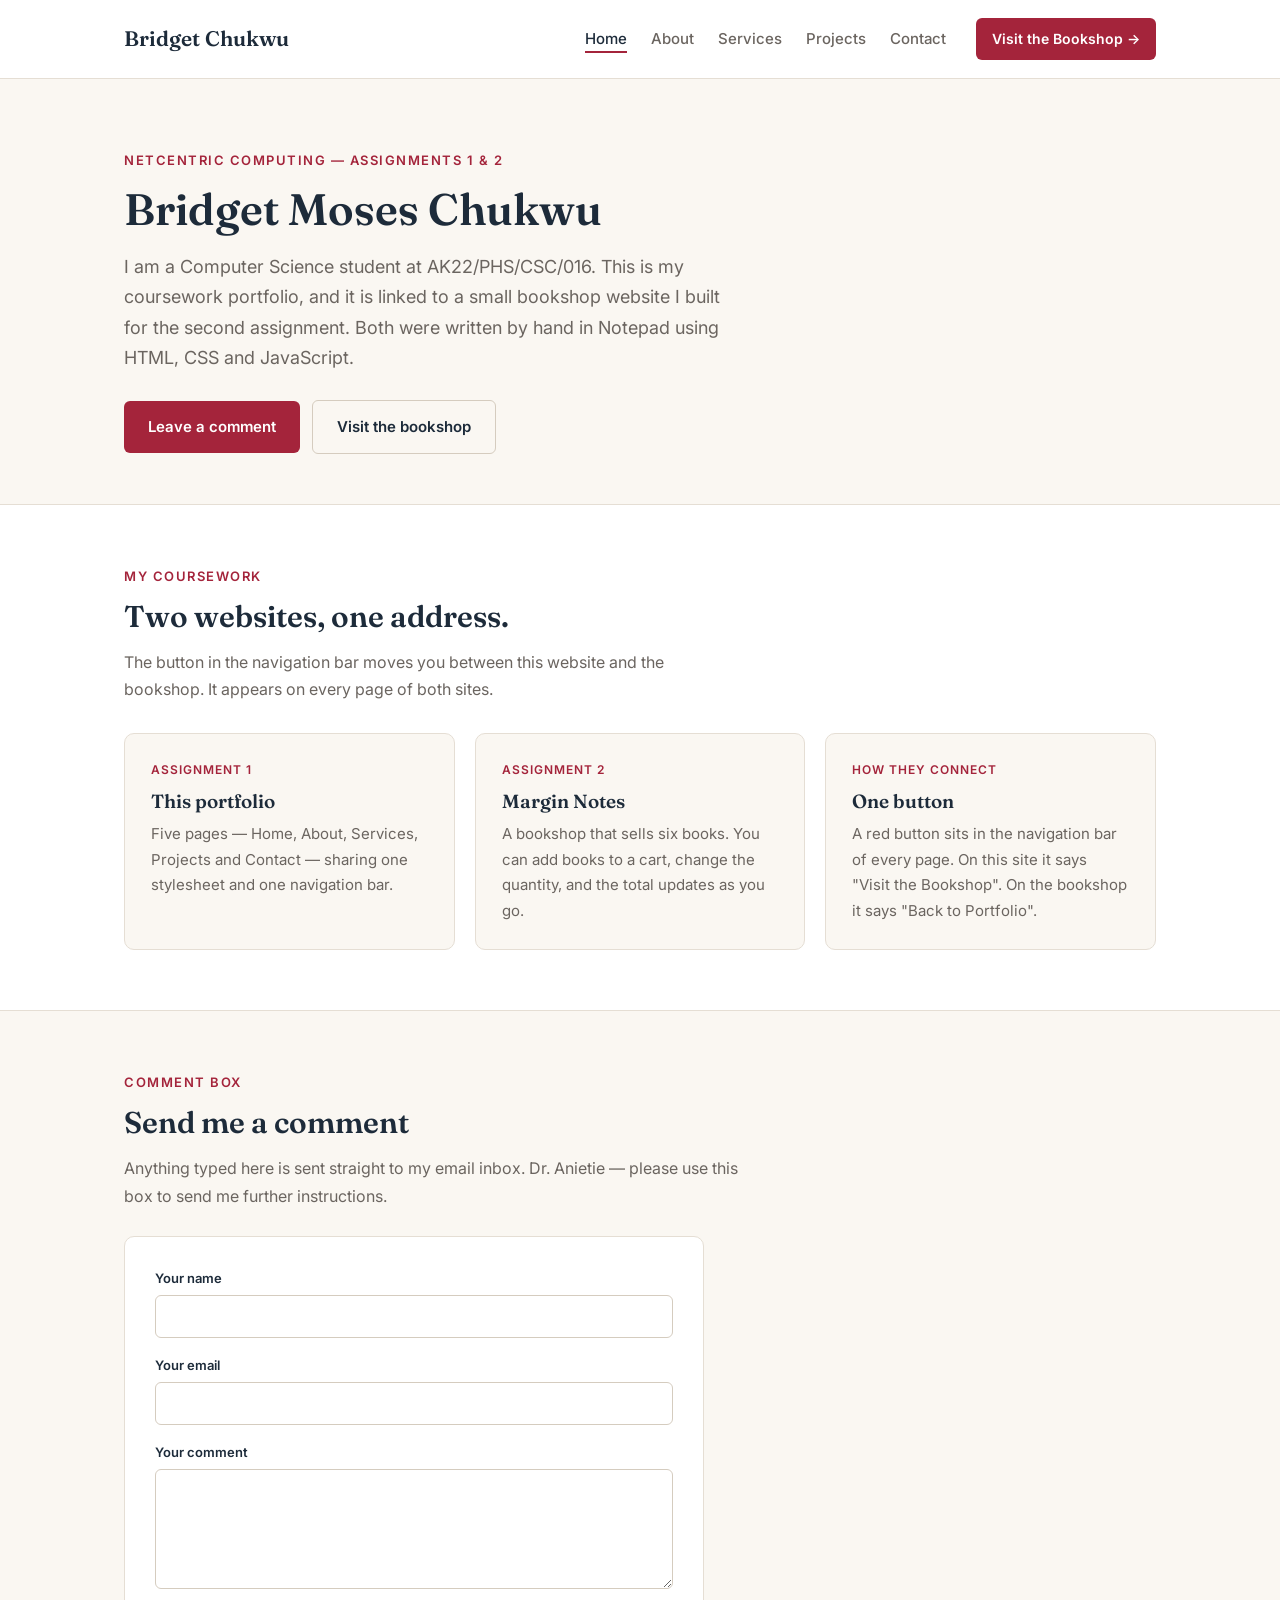
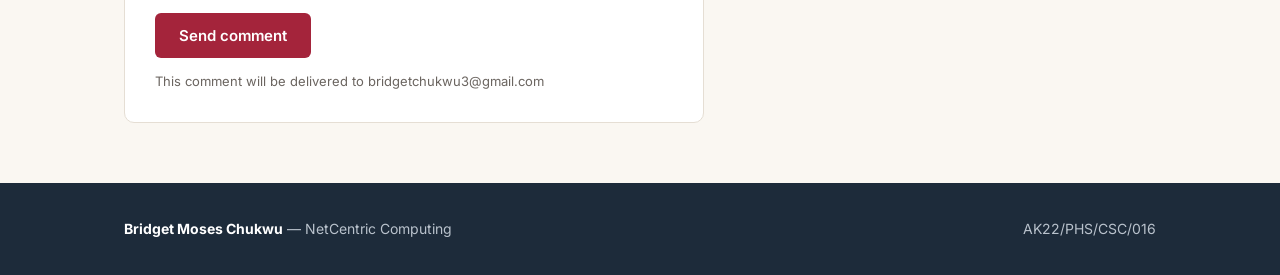
<file: index.html>
<!DOCTYPE html>
<html lang="en">
<head>
  <meta charset="UTF-8">
  <meta name="viewport" content="width=device-width, initial-scale=1.0">
  <title>Bridget Moses Chukwu — Home</title>
  <link rel="stylesheet" href="style.css">
</head>
<body>

  <!-- Navigation bar. The red button on the right switches to the store. -->
  <div class="navbar">
    <div class="container">
      <a href="index.html" class="logo">Bridget Chukwu</a>
      <ul class="menu">
        <li><a href="index.html" class="active">Home</a></li>
        <li><a href="about.html">About</a></li>
        <li><a href="services.html">Services</a></li>
        <li><a href="projects.html">Projects</a></li>
        <li><a href="contact.html">Contact</a></li>
      </ul>
      <a href="store/index.html" class="switch-btn">Visit the Bookshop &rarr;</a>
    </div>
  </div>

  <!-- Top of the page -->
  <div class="hero">
    <div class="container">
      <span class="label">NetCentric Computing &mdash; Assignments 1 &amp; 2</span>
      <h1>Bridget Moses Chukwu</h1>
      <p>
        I am a Computer Science student at AK22/PHS/CSC/016. This is my coursework
        portfolio, and it is linked to a small bookshop website I built for the
        second assignment. Both were written by hand in Notepad using HTML, CSS
        and JavaScript.
      </p>
      <a href="#comment" class="btn">Leave a comment</a>
      <a href="store/index.html" class="btn btn-outline">Visit the bookshop</a>
    </div>
  </div>

  <!-- The two assignments -->
  <section class="section-white">
    <div class="container">
      <span class="label">My coursework</span>
      <h2>Two websites, one address.</h2>
      <p>
        The button in the navigation bar moves you between this website and the
        bookshop. It appears on every page of both sites.
      </p>

      <div class="cards">
        <div class="card">
          <span class="card-number">ASSIGNMENT 1</span>
          <h3>This portfolio</h3>
          <p>
            Five pages — Home, About, Services, Projects and Contact — sharing one
            stylesheet and one navigation bar.
          </p>
        </div>

        <div class="card">
          <span class="card-number">ASSIGNMENT 2</span>
          <h3>Margin Notes</h3>
          <p>
            A bookshop that sells six books. You can add books to a cart, change
            the quantity, and the total updates as you go.
          </p>
        </div>

        <div class="card">
          <span class="card-number">HOW THEY CONNECT</span>
          <h3>One button</h3>
          <p>
            A red button sits in the navigation bar of every page. On this site it
            says "Visit the Bookshop". On the bookshop it says "Back to Portfolio".
          </p>
        </div>
      </div>
    </div>
  </section>

  <!-- ===== THE COMMENT BOX (required by the assignment) ===== -->
  <section id="comment">
    <div class="container">
      <span class="label">Comment box</span>
      <h2>Send me a comment</h2>
      <p style="margin-bottom: 26px;">
        Anything typed here is sent straight to my email inbox.
        Dr. Anietie — please use this box to send me further instructions.
      </p>

      <!--
        This form does not use JavaScript.
        The "action" is a Formspree address. When the Send button is
        pressed, the browser posts the three fields to Formspree, and
        Formspree forwards them to my email as a message.
      -->
      <form class="form-box" action="https://formspree.io/f/mqeraeqd" method="POST">

        <div class="form-row">
          <label for="name">Your name</label>
          <input type="text" id="name" name="name" required>
        </div>

        <div class="form-row">
          <label for="email">Your email</label>
          <input type="email" id="email" name="email" required>
        </div>

        <div class="form-row">
          <label for="message">Your comment</label>
          <textarea id="message" name="message" required></textarea>
        </div>

        <button type="submit" class="btn">Send comment</button>

        <p class="form-note">This comment will be delivered to bridgetchukwu3@gmail.com</p>
      </form>
    </div>
  </section>

  <div class="footer">
    <div class="container">
      <span><strong>Bridget Moses Chukwu</strong> &mdash; NetCentric Computing</span>
      <span>AK22/PHS/CSC/016</span>
    </div>
  </div>

</body>
</html>
</file>
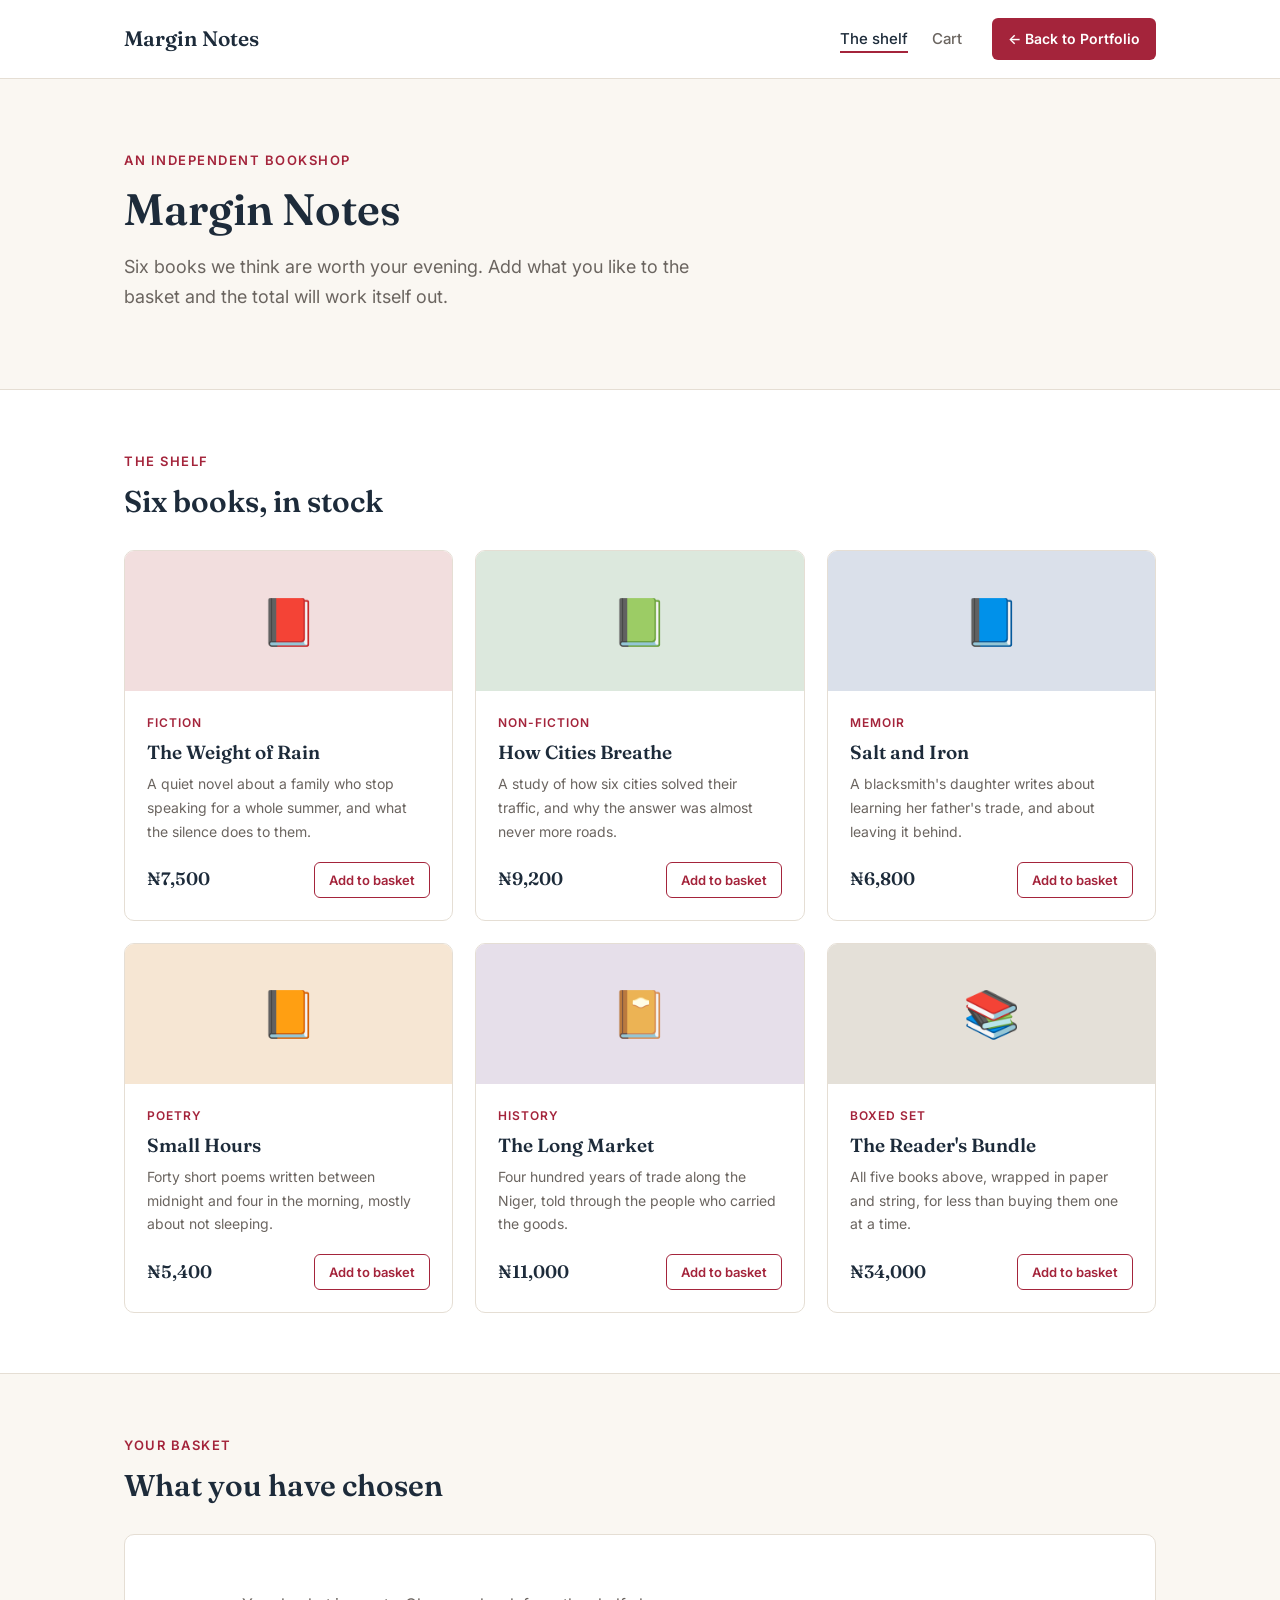
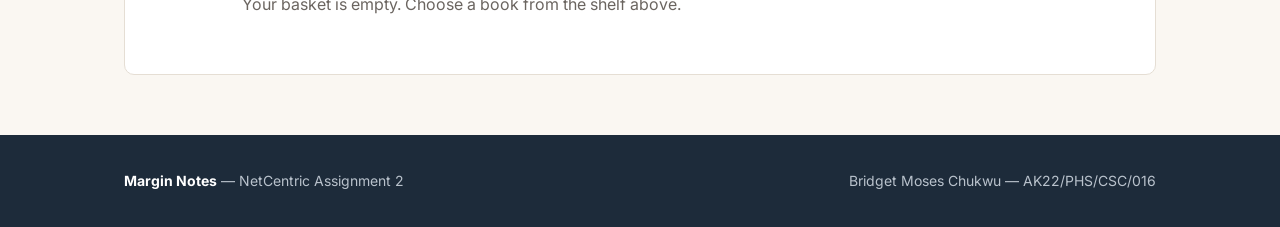
<file: store/index.html>
<!DOCTYPE html>
<html lang="en">
<head>
  <meta charset="UTF-8">
  <meta name="viewport" content="width=device-width, initial-scale=1.0">
  <title>Margin Notes — Bookshop</title>
  <link rel="stylesheet" href="../style.css">
  <link rel="stylesheet" href="store.css">
</head>
<body>

  <!-- Navigation bar. The red button switches back to my portfolio. -->
  <div class="navbar">
    <div class="container">
      <a href="index.html" class="logo">Margin Notes</a>
      <ul class="menu">
        <li><a href="#shelf" class="active">The shelf</a></li>
        <li><a href="#cart">Cart</a></li>
      </ul>
      <a href="../index.html" class="switch-btn">&larr; Back to Portfolio</a>
    </div>
  </div>

  <div class="hero">
    <div class="container">
      <span class="label">An independent bookshop</span>
      <h1>Margin Notes</h1>
      <p>
        Six books we think are worth your evening. Add what you like to the basket
        and the total will work itself out.
      </p>
    </div>
  </div>

  <!-- ============ THE SHELF ============
       The six books are written straight into the HTML below.
       Each "Add to basket" button calls addToCart() and passes it
       the book's id, its title and its price.
  -->
  <section id="shelf" class="section-white">
    <div class="container">
      <span class="label">The shelf</span>
      <h2>Six books, in stock</h2>

      <div class="books">

        <div class="book">
          <div class="cover cover-1">📕</div>
          <div class="book-info">
            <span class="genre">Fiction</span>
            <h3>The Weight of Rain</h3>
            <p>A quiet novel about a family who stop speaking for a whole summer, and what the silence does to them.</p>
            <div class="book-bottom">
              <span class="cost">&#8358;7,500</span>
              <button class="add-button" onclick="addToCart(1, 'The Weight of Rain', 7500)">Add to basket</button>
            </div>
          </div>
        </div>

        <div class="book">
          <div class="cover cover-2">📗</div>
          <div class="book-info">
            <span class="genre">Non-fiction</span>
            <h3>How Cities Breathe</h3>
            <p>A study of how six cities solved their traffic, and why the answer was almost never more roads.</p>
            <div class="book-bottom">
              <span class="cost">&#8358;9,200</span>
              <button class="add-button" onclick="addToCart(2, 'How Cities Breathe', 9200)">Add to basket</button>
            </div>
          </div>
        </div>

        <div class="book">
          <div class="cover cover-3">📘</div>
          <div class="book-info">
            <span class="genre">Memoir</span>
            <h3>Salt and Iron</h3>
            <p>A blacksmith's daughter writes about learning her father's trade, and about leaving it behind.</p>
            <div class="book-bottom">
              <span class="cost">&#8358;6,800</span>
              <button class="add-button" onclick="addToCart(3, 'Salt and Iron', 6800)">Add to basket</button>
            </div>
          </div>
        </div>

        <div class="book">
          <div class="cover cover-4">📙</div>
          <div class="book-info">
            <span class="genre">Poetry</span>
            <h3>Small Hours</h3>
            <p>Forty short poems written between midnight and four in the morning, mostly about not sleeping.</p>
            <div class="book-bottom">
              <span class="cost">&#8358;5,400</span>
              <button class="add-button" onclick="addToCart(4, 'Small Hours', 5400)">Add to basket</button>
            </div>
          </div>
        </div>

        <div class="book">
          <div class="cover cover-5">📔</div>
          <div class="book-info">
            <span class="genre">History</span>
            <h3>The Long Market</h3>
            <p>Four hundred years of trade along the Niger, told through the people who carried the goods.</p>
            <div class="book-bottom">
              <span class="cost">&#8358;11,000</span>
              <button class="add-button" onclick="addToCart(5, 'The Long Market', 11000)">Add to basket</button>
            </div>
          </div>
        </div>

        <div class="book">
          <div class="cover cover-6">📚</div>
          <div class="book-info">
            <span class="genre">Boxed set</span>
            <h3>The Reader's Bundle</h3>
            <p>All five books above, wrapped in paper and string, for less than buying them one at a time.</p>
            <div class="book-bottom">
              <span class="cost">&#8358;34,000</span>
              <button class="add-button" onclick="addToCart(6, 'The Reader&rsquo;s Bundle', 34000)">Add to basket</button>
            </div>
          </div>
        </div>

      </div>
    </div>
  </section>

  <!-- ============ THE BASKET ============
       This area starts empty. JavaScript fills it in.
  -->
  <section id="cart">
    <div class="container">
      <span class="label">Your basket</span>
      <h2>What you have chosen</h2>

      <div class="basket">

        <!-- JavaScript writes the list of books into this box -->
        <div id="basket-list"></div>

        <!-- The totals. Hidden until there is something in the basket. -->
        <div id="basket-total" class="total-box" style="display: none;">
          <div class="total-line">
            <span>Books</span>
            <span id="subtotal">&#8358;0</span>
          </div>
          <div class="total-line">
            <span>Delivery</span>
            <span id="delivery">&#8358;0</span>
          </div>
          <div class="total-line grand">
            <span>Total</span>
            <span id="grand-total">&#8358;0</span>
          </div>

          <button class="btn checkout" onclick="checkout()">Place the order</button>
          <button class="empty-button" onclick="emptyBasket()">Empty the basket</button>
        </div>

      </div>

      <!-- The receipt. Hidden until an order is placed. -->
      <div id="receipt" class="receipt" style="display: none;">
        <span class="label">Order placed</span>
        <h3 id="receipt-title">Thank you</h3>
        <p id="receipt-text"></p>
        <button class="btn" onclick="startAgain()" style="margin-top: 16px;">Order something else</button>
      </div>

    </div>
  </section>

  <div class="footer">
    <div class="container">
      <span><strong>Margin Notes</strong> &mdash; NetCentric Assignment 2</span>
      <span>Bridget Moses Chukwu &mdash; AK22/PHS/CSC/016</span>
    </div>
  </div>

  <script src="store.js"></script>
</body>
</html>
</file>
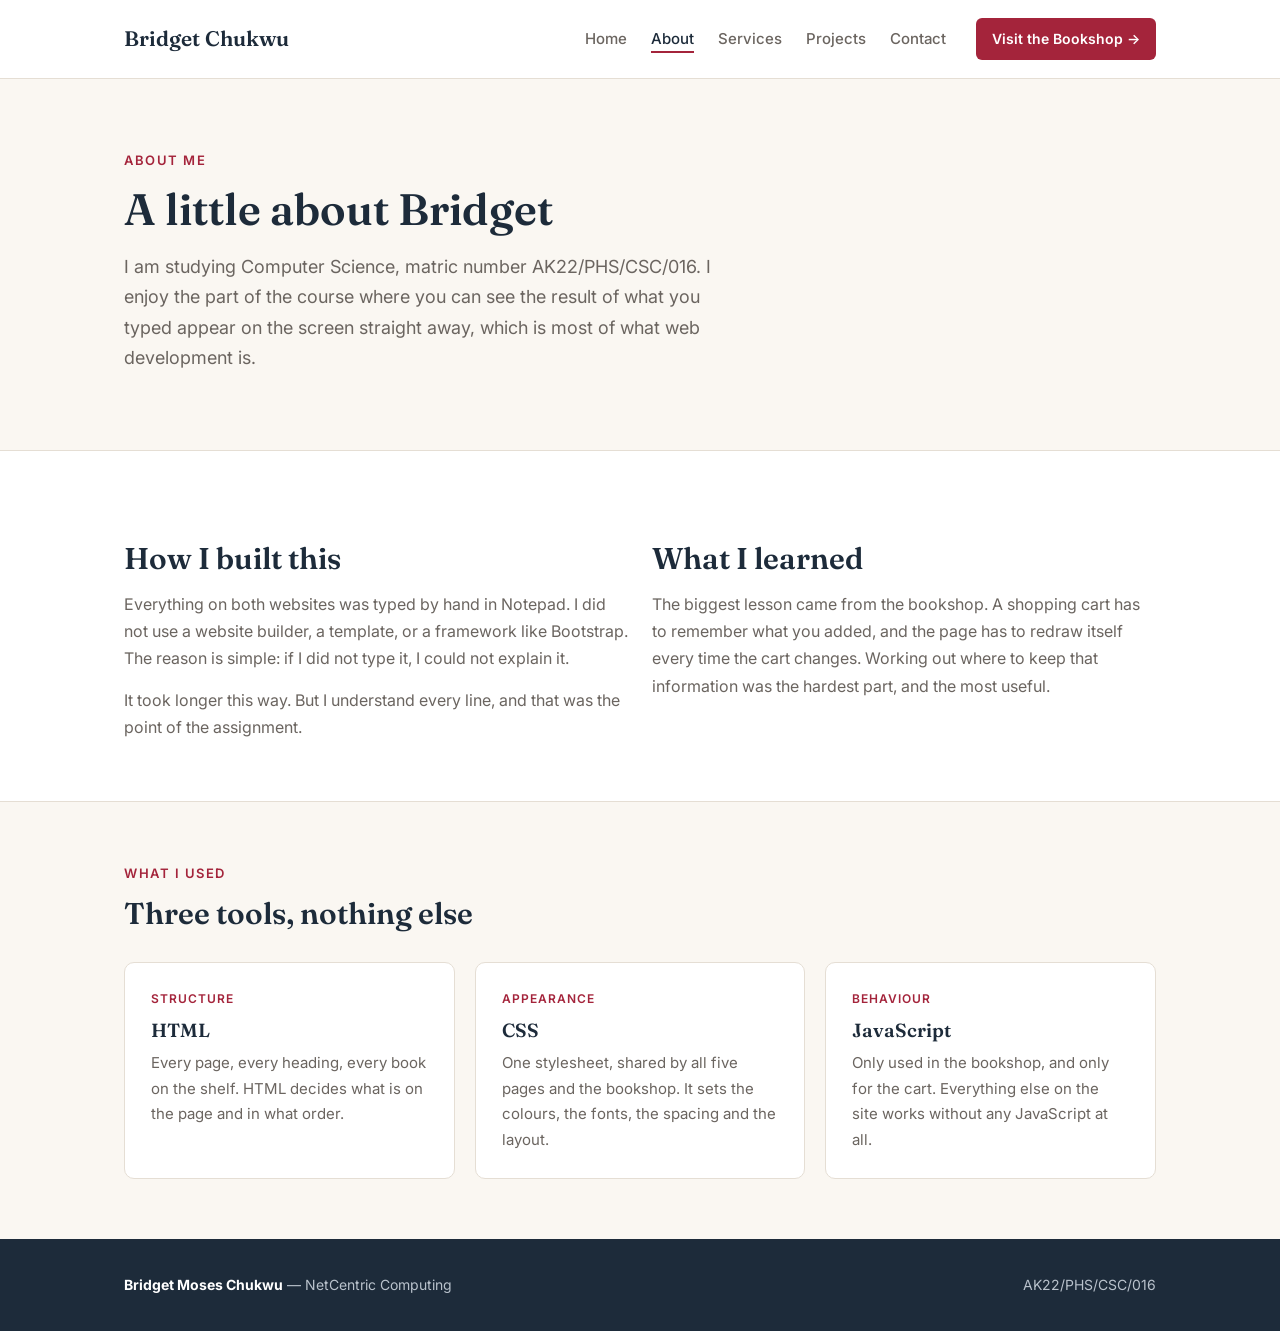
<file: about.html>
<!DOCTYPE html>
<html lang="en">
<head>
  <meta charset="UTF-8">
  <meta name="viewport" content="width=device-width, initial-scale=1.0">
  <title>Bridget Moses Chukwu — About</title>
  <link rel="stylesheet" href="style.css">
</head>
<body>

  <div class="navbar">
    <div class="container">
      <a href="index.html" class="logo">Bridget Chukwu</a>
      <ul class="menu">
        <li><a href="index.html">Home</a></li>
        <li><a href="about.html" class="active">About</a></li>
        <li><a href="services.html">Services</a></li>
        <li><a href="projects.html">Projects</a></li>
        <li><a href="contact.html">Contact</a></li>
      </ul>
      <a href="store/index.html" class="switch-btn">Visit the Bookshop &rarr;</a>
    </div>
  </div>

  <div class="hero">
    <div class="container">
      <span class="label">About me</span>
      <h1>A little about Bridget</h1>
      <p>
        I am studying Computer Science, matric number AK22/PHS/CSC/016. I enjoy the
        part of the course where you can see the result of what you typed appear on
        the screen straight away, which is most of what web development is.
      </p>
    </div>
  </div>

  <section class="section-white">
    <div class="container">
      <div class="cards-2">
        <div>
          <h2>How I built this</h2>
          <p>
            Everything on both websites was typed by hand in Notepad. I did not use
            a website builder, a template, or a framework like Bootstrap. The reason
            is simple: if I did not type it, I could not explain it.
          </p>
          <p style="margin-top: 14px;">
            It took longer this way. But I understand every line, and that was the
            point of the assignment.
          </p>
        </div>

        <div>
          <h2>What I learned</h2>
          <p>
            The biggest lesson came from the bookshop. A shopping cart has to
            remember what you added, and the page has to redraw itself every time
            the cart changes. Working out where to keep that information was the
            hardest part, and the most useful.
          </p>
        </div>
      </div>
    </div>
  </section>

  <section>
    <div class="container">
      <span class="label">What I used</span>
      <h2>Three tools, nothing else</h2>

      <div class="cards">
        <div class="card">
          <span class="card-number">STRUCTURE</span>
          <h3>HTML</h3>
          <p>
            Every page, every heading, every book on the shelf. HTML decides what is
            on the page and in what order.
          </p>
        </div>

        <div class="card">
          <span class="card-number">APPEARANCE</span>
          <h3>CSS</h3>
          <p>
            One stylesheet, shared by all five pages and the bookshop. It sets the
            colours, the fonts, the spacing and the layout.
          </p>
        </div>

        <div class="card">
          <span class="card-number">BEHAVIOUR</span>
          <h3>JavaScript</h3>
          <p>
            Only used in the bookshop, and only for the cart. Everything else on the
            site works without any JavaScript at all.
          </p>
        </div>
      </div>
    </div>
  </section>

  <div class="footer">
    <div class="container">
      <span><strong>Bridget Moses Chukwu</strong> &mdash; NetCentric Computing</span>
      <span>AK22/PHS/CSC/016</span>
    </div>
  </div>

</body>
</html>
</file>
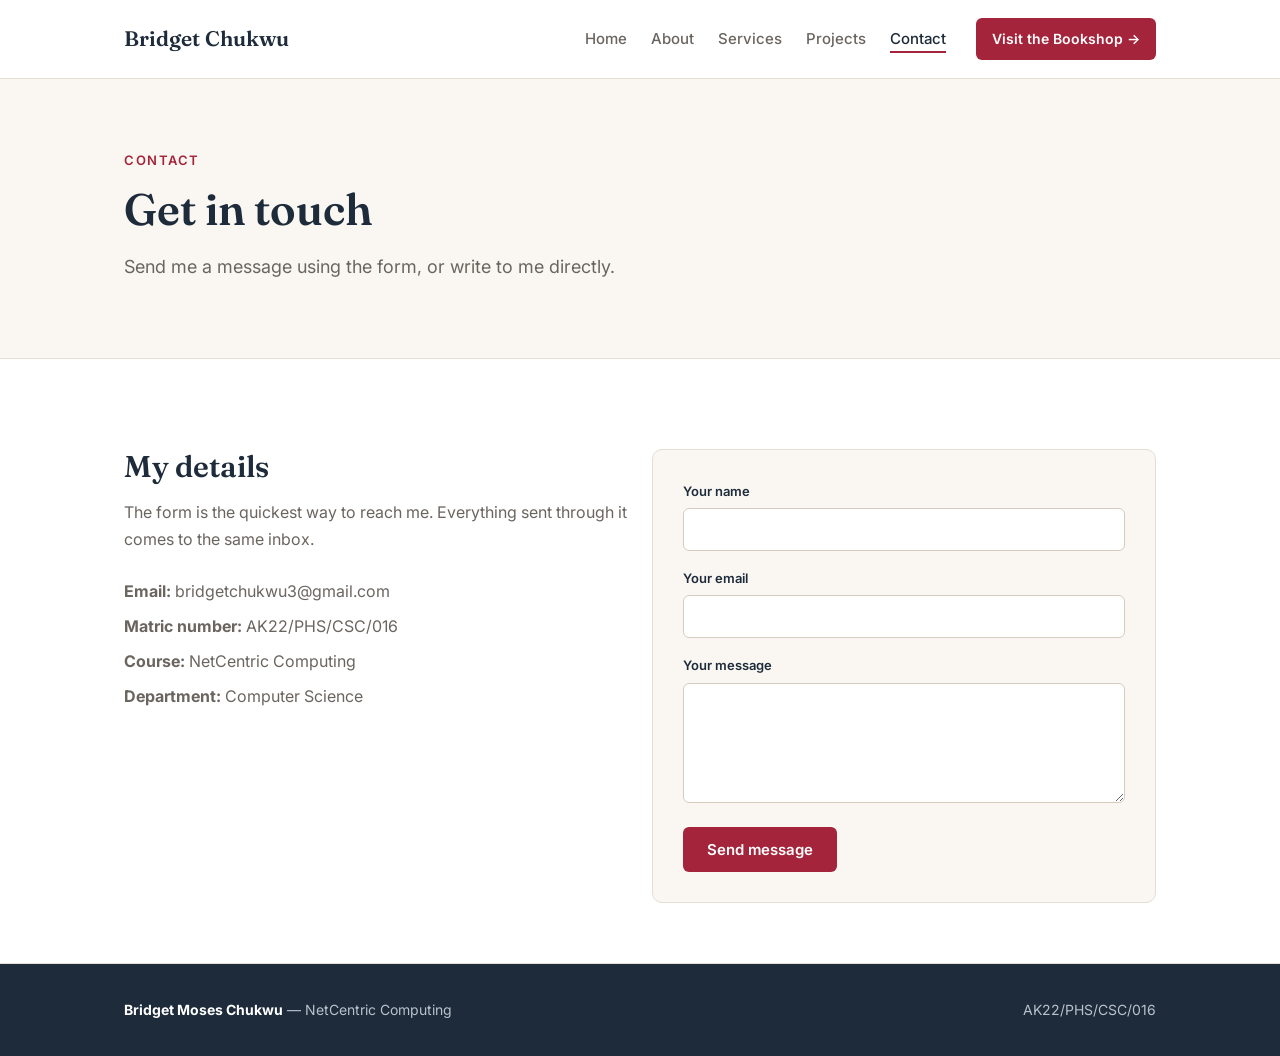
<file: contact.html>
<!DOCTYPE html>
<html lang="en">
<head>
  <meta charset="UTF-8">
  <meta name="viewport" content="width=device-width, initial-scale=1.0">
  <title>Bridget Moses Chukwu — Contact</title>
  <link rel="stylesheet" href="style.css">
</head>
<body>

  <div class="navbar">
    <div class="container">
      <a href="index.html" class="logo">Bridget Chukwu</a>
      <ul class="menu">
        <li><a href="index.html">Home</a></li>
        <li><a href="about.html">About</a></li>
        <li><a href="services.html">Services</a></li>
        <li><a href="projects.html">Projects</a></li>
        <li><a href="contact.html" class="active">Contact</a></li>
      </ul>
      <a href="store/index.html" class="switch-btn">Visit the Bookshop &rarr;</a>
    </div>
  </div>

  <div class="hero">
    <div class="container">
      <span class="label">Contact</span>
      <h1>Get in touch</h1>
      <p>
        Send me a message using the form, or write to me directly.
      </p>
    </div>
  </div>

  <section class="section-white">
    <div class="container">
      <div class="cards-2">
        <div>
          <h2>My details</h2>
          <p style="margin-bottom: 20px;">
            The form is the quickest way to reach me. Everything sent through it comes
            to the same inbox.
          </p>

          <p style="line-height: 2.2;">
            <strong>Email:</strong> bridgetchukwu3@gmail.com<br>
            <strong>Matric number:</strong> AK22/PHS/CSC/016<br>
            <strong>Course:</strong> NetCentric Computing<br>
            <strong>Department:</strong> Computer Science
          </p>
        </div>

        <form class="form-box" action="https://formspree.io/f/mqeraeqd" method="POST">
          <div class="form-row">
            <label for="cname">Your name</label>
            <input type="text" id="cname" name="name" required>
          </div>

          <div class="form-row">
            <label for="cemail">Your email</label>
            <input type="email" id="cemail" name="email" required>
          </div>

          <div class="form-row">
            <label for="cmessage">Your message</label>
            <textarea id="cmessage" name="message" required></textarea>
          </div>

          <button type="submit" class="btn">Send message</button>
        </form>
      </div>
    </div>
  </section>

  <div class="footer">
    <div class="container">
      <span><strong>Bridget Moses Chukwu</strong> &mdash; NetCentric Computing</span>
      <span>AK22/PHS/CSC/016</span>
    </div>
  </div>

</body>
</html>
</file>
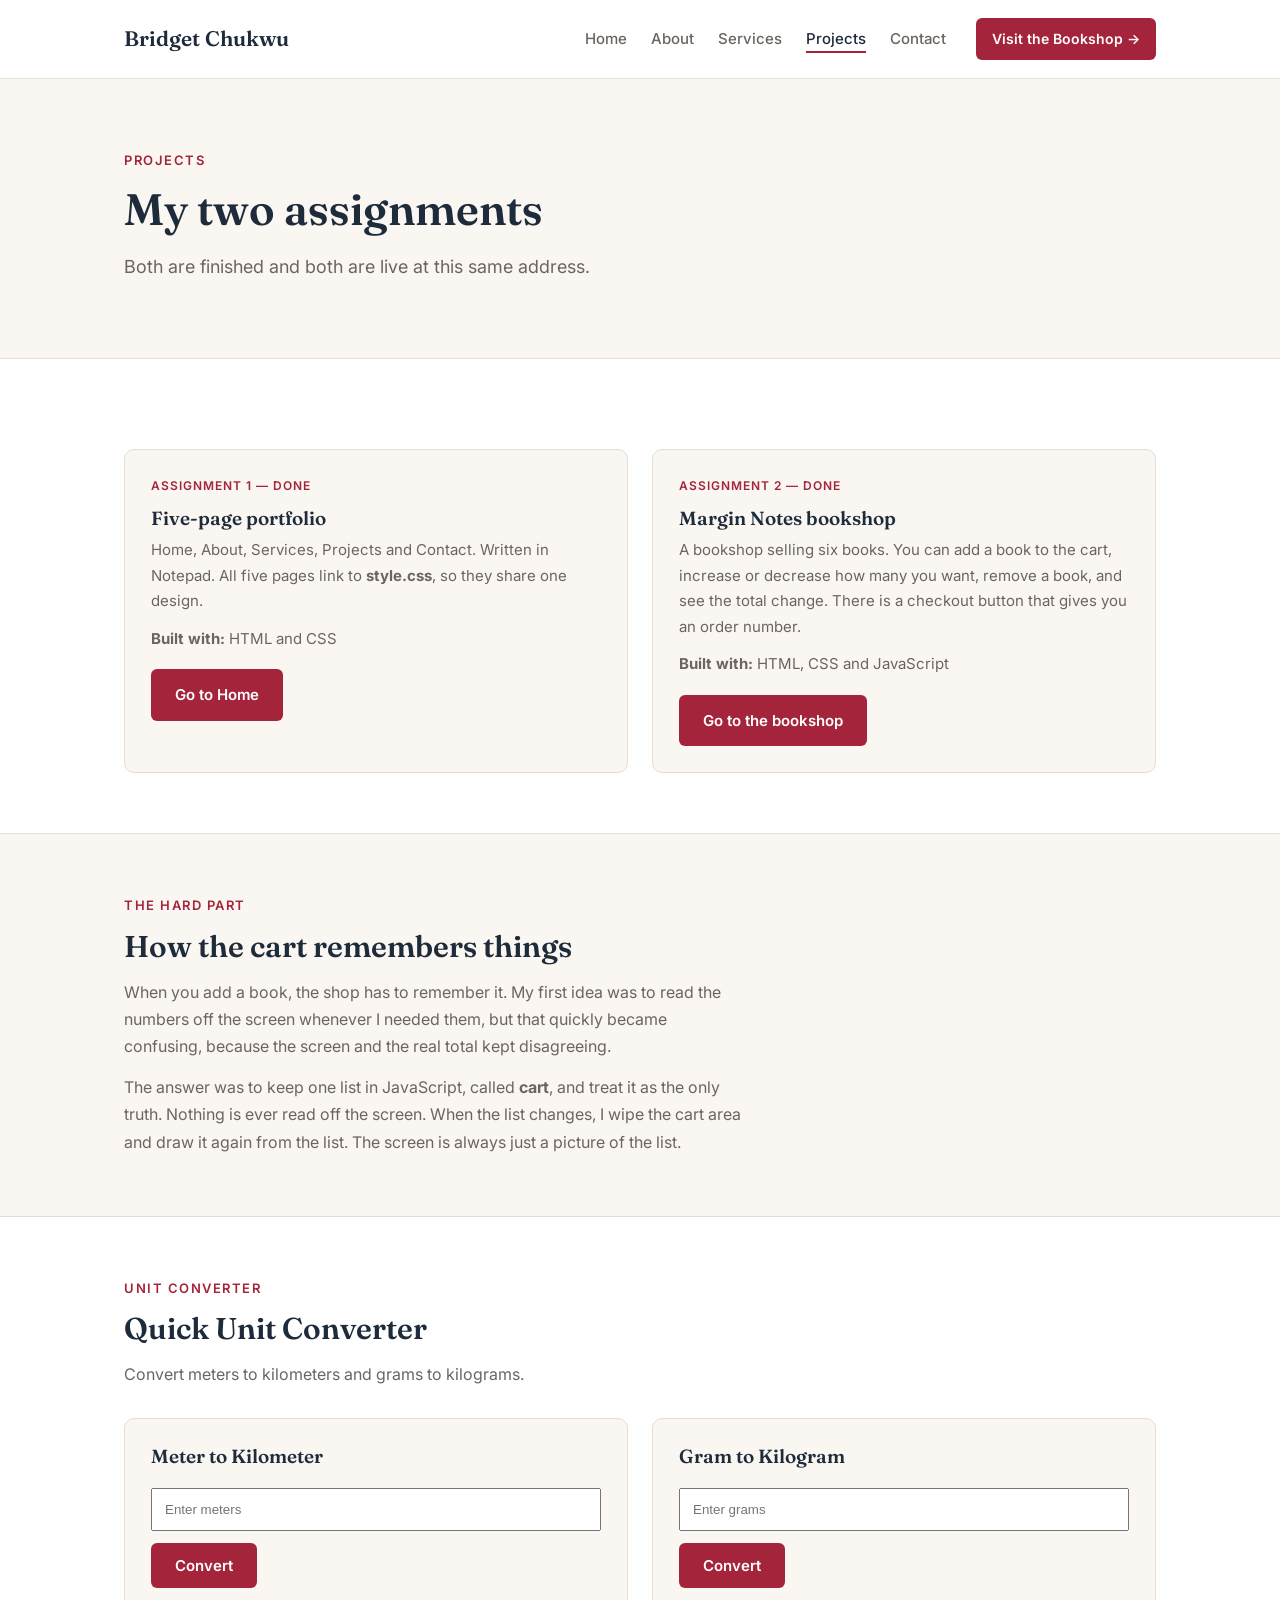
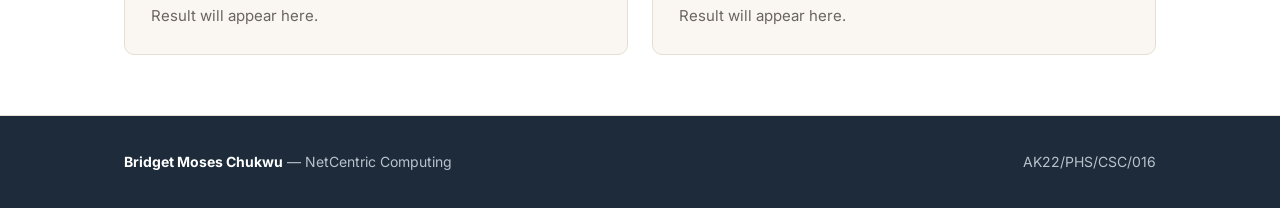
<file: projects.html>
<!DOCTYPE html>
<html lang="en">
<head>
  <meta charset="UTF-8">
  <meta name="viewport" content="width=device-width, initial-scale=1.0">
  <title>Bridget Moses Chukwu — Projects</title>
  <link rel="stylesheet" href="style.css">
</head>
<body>

  <div class="navbar">
    <div class="container">
      <a href="index.html" class="logo">Bridget Chukwu</a>
      <ul class="menu">
        <li><a href="index.html">Home</a></li>
        <li><a href="about.html">About</a></li>
        <li><a href="services.html">Services</a></li>
        <li><a href="projects.html" class="active">Projects</a></li>
        <li><a href="contact.html">Contact</a></li>
      </ul>
      <a href="store/index.html" class="switch-btn">Visit the Bookshop &rarr;</a>
    </div>
  </div>

  <div class="hero">
    <div class="container">
      <span class="label">Projects</span>
      <h1>My two assignments</h1>
      <p>
        Both are finished and both are live at this same address.
      </p>
    </div>
  </div>

  <section class="section-white">
    <div class="container">
      <div class="cards-2">
        <div class="card">
          <span class="card-number">ASSIGNMENT 1 &mdash; DONE</span>
          <h3>Five-page portfolio</h3>
          <p>
            Home, About, Services, Projects and Contact. Written in Notepad. All five
            pages link to <strong>style.css</strong>, so they share one design.
          </p>
          <p style="margin-top: 12px;">
            <strong>Built with:</strong> HTML and CSS
          </p>
          <a href="index.html" class="btn" style="margin-top: 18px;">Go to Home</a>
        </div>

        <div class="card">
          <span class="card-number">ASSIGNMENT 2 &mdash; DONE</span>
          <h3>Margin Notes bookshop</h3>
          <p>
            A bookshop selling six books. You can add a book to the cart, increase or
            decrease how many you want, remove a book, and see the total change. There
            is a checkout button that gives you an order number.
          </p>
          <p style="margin-top: 12px;">
            <strong>Built with:</strong> HTML, CSS and JavaScript
          </p>
          <a href="store/index.html" class="btn" style="margin-top: 18px;">Go to the bookshop</a>
        </div>
      </div>
    </div>
  </section>

  <section>
    <div class="container">
      <span class="label">The hard part</span>
      <h2>How the cart remembers things</h2>
      <p>
        When you add a book, the shop has to remember it. My first idea was to read
        the numbers off the screen whenever I needed them, but that quickly became
        confusing, because the screen and the real total kept disagreeing.
      </p>
      <p style="margin-top: 14px;">
        The answer was to keep one list in JavaScript, called <strong>cart</strong>, and
        treat it as the only truth. Nothing is ever read off the screen. When the list
        changes, I wipe the cart area and draw it again from the list. The screen is
        always just a picture of the list.
      </p>
    </div>
  </section>

  <!-- UNIT CONVERTER -->
  <section class="section-white">
    <div class="container">
      <span class="label">Unit Converter</span>
      <h2>Quick Unit Converter</h2>
      <p>
        Convert meters to kilometers and grams to kilograms.
      </p>

      <div class="cards-2">

        <!-- Meter to Kilometer -->
        <div class="card">
          <h3>Meter to Kilometer</h3>

          <input
            type="number"
            id="meterInput"
            placeholder="Enter meters"
            style="padding: 12px; width: 100%; margin-top: 12px;"
          >

          <button
            onclick="convertMeter()"
            class="btn"
            style="margin-top: 12px;"
          >
            Convert
          </button>

          <p id="meterResult" style="margin-top: 15px;">
            Result will appear here.
          </p>
        </div>

        <!-- Gram to Kilogram -->
        <div class="card">
          <h3>Gram to Kilogram</h3>

          <input
            type="number"
            id="gramInput"
            placeholder="Enter grams"
            style="padding: 12px; width: 100%; margin-top: 12px;"
          >

          <button
            onclick="convertGram()"
            class="btn"
            style="margin-top: 12px;"
          >
            Convert
          </button>

          <p id="gramResult" style="margin-top: 15px;">
            Result will appear here.
          </p>
        </div>

      </div>
    </div>
  </section>

  <script>
    function convertMeter() {
      let meters = document.getElementById("meterInput").value;
      let kilometers = meters / 1000;

      document.getElementById("meterResult").textContent =
        kilometers + " kilometer(s)";
    }

    function convertGram() {
      let grams = document.getElementById("gramInput").value;
      let kilograms = grams / 1000;

      document.getElementById("gramResult").textContent =
        kilograms + " kilogram(s)";
    }
  </script>

  <div class="footer">
    <div class="container">
      <span><strong>Bridget Moses Chukwu</strong> &mdash; NetCentric Computing</span>
      <span>AK22/PHS/CSC/016</span>
    </div>
  </div>

</body>
</html>
</file>
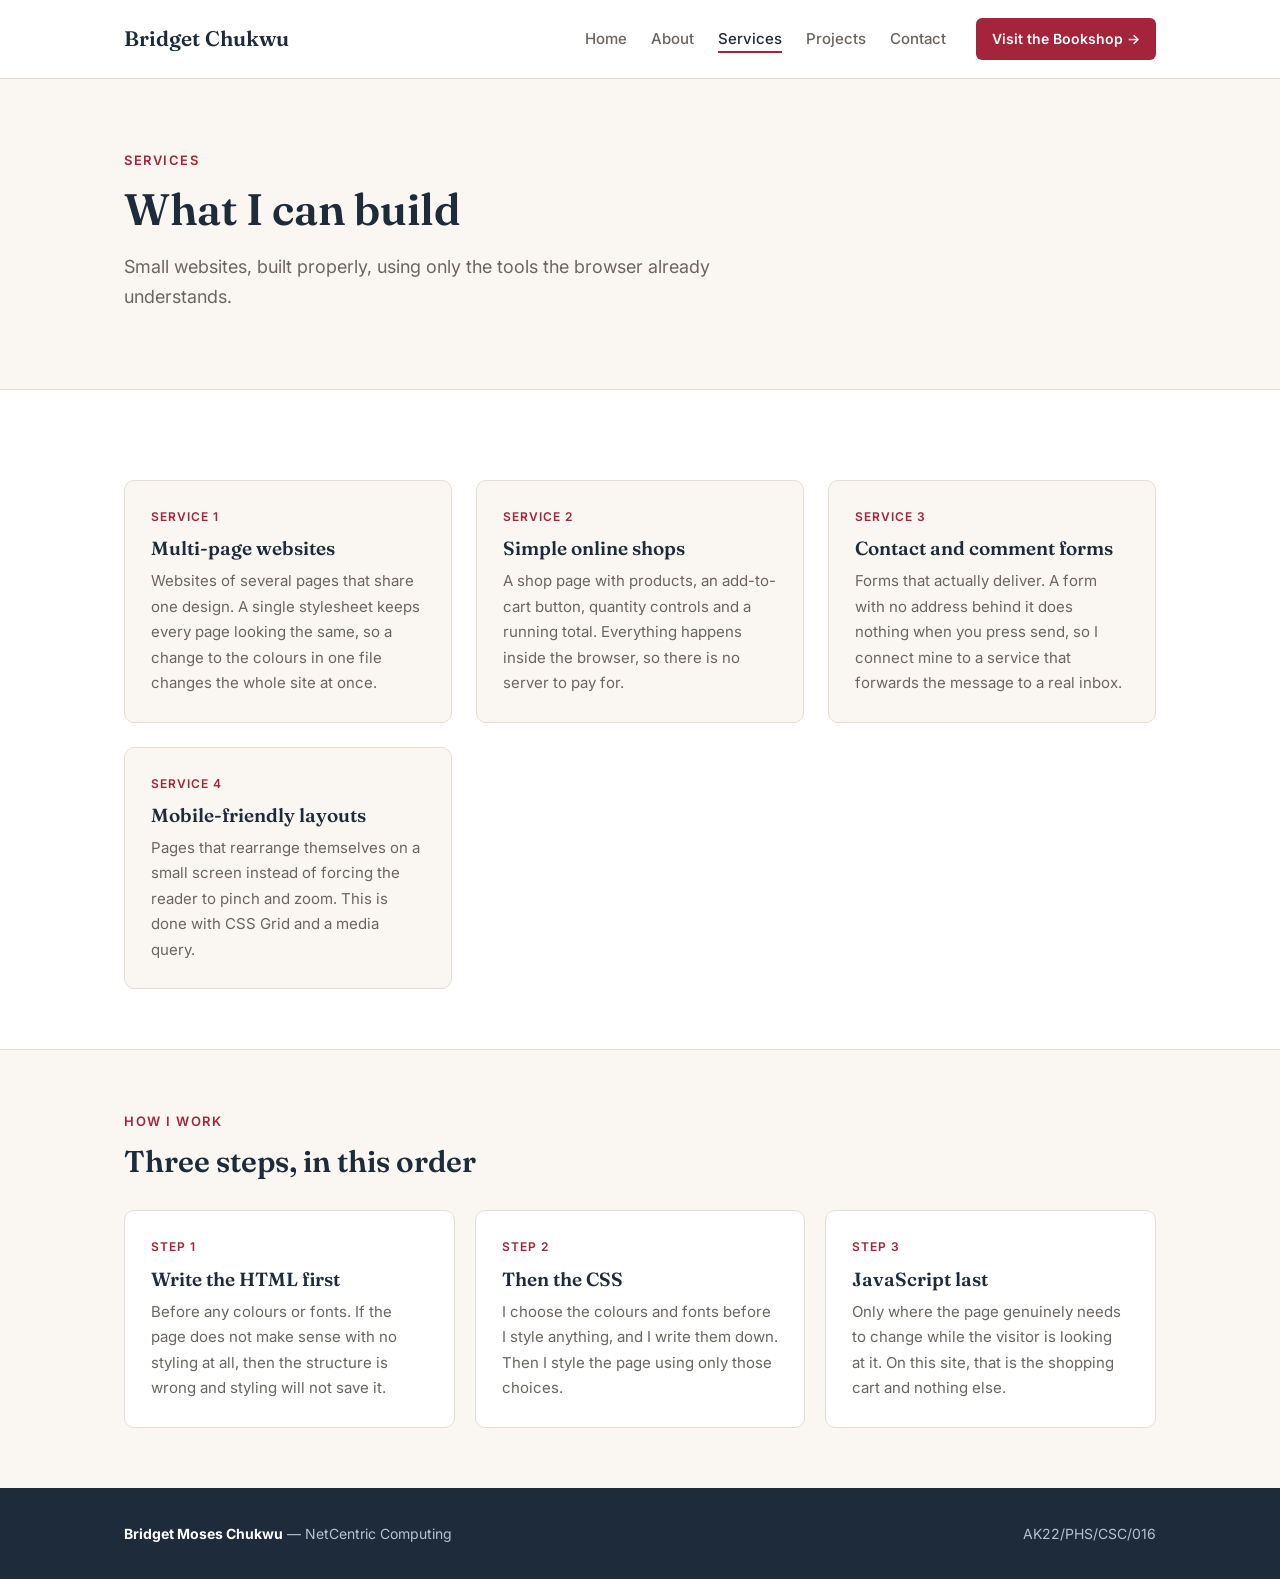
<file: services.html>
<!DOCTYPE html>
<html lang="en">
<head>
  <meta charset="UTF-8">
  <meta name="viewport" content="width=device-width, initial-scale=1.0">
  <title>Bridget Moses Chukwu — Services</title>
  <link rel="stylesheet" href="style.css">
</head>
<body>

  <div class="navbar">
    <div class="container">
      <a href="index.html" class="logo">Bridget Chukwu</a>
      <ul class="menu">
        <li><a href="index.html">Home</a></li>
        <li><a href="about.html">About</a></li>
        <li><a href="services.html" class="active">Services</a></li>
        <li><a href="projects.html">Projects</a></li>
        <li><a href="contact.html">Contact</a></li>
      </ul>
      <a href="store/index.html" class="switch-btn">Visit the Bookshop &rarr;</a>
    </div>
  </div>

  <div class="hero">
    <div class="container">
      <span class="label">Services</span>
      <h1>What I can build</h1>
      <p>
        Small websites, built properly, using only the tools the browser already
        understands.
      </p>
    </div>
  </div>

  <section class="section-white">
    <div class="container">
      <div class="cards-2">
        <div class="card">
          <span class="card-number">SERVICE 1</span>
          <h3>Multi-page websites</h3>
          <p>
            Websites of several pages that share one design. A single stylesheet keeps
            every page looking the same, so a change to the colours in one file changes
            the whole site at once.
          </p>
        </div>

        <div class="card">
          <span class="card-number">SERVICE 2</span>
          <h3>Simple online shops</h3>
          <p>
            A shop page with products, an add-to-cart button, quantity controls and a
            running total. Everything happens inside the browser, so there is no server
            to pay for.
          </p>
        </div>

        <div class="card">
          <span class="card-number">SERVICE 3</span>
          <h3>Contact and comment forms</h3>
          <p>
            Forms that actually deliver. A form with no address behind it does nothing
            when you press send, so I connect mine to a service that forwards the
            message to a real inbox.
          </p>
        </div>

        <div class="card">
          <span class="card-number">SERVICE 4</span>
          <h3>Mobile-friendly layouts</h3>
          <p>
            Pages that rearrange themselves on a small screen instead of forcing the
            reader to pinch and zoom. This is done with CSS Grid and a media query.
          </p>
        </div>
      </div>
    </div>
  </section>

  <section>
    <div class="container">
      <span class="label">How I work</span>
      <h2>Three steps, in this order</h2>

      <div class="cards">
        <div class="card">
          <span class="card-number">STEP 1</span>
          <h3>Write the HTML first</h3>
          <p>
            Before any colours or fonts. If the page does not make sense with no
            styling at all, then the structure is wrong and styling will not save it.
          </p>
        </div>

        <div class="card">
          <span class="card-number">STEP 2</span>
          <h3>Then the CSS</h3>
          <p>
            I choose the colours and fonts before I style anything, and I write them
            down. Then I style the page using only those choices.
          </p>
        </div>

        <div class="card">
          <span class="card-number">STEP 3</span>
          <h3>JavaScript last</h3>
          <p>
            Only where the page genuinely needs to change while the visitor is looking
            at it. On this site, that is the shopping cart and nothing else.
          </p>
        </div>
      </div>
    </div>
  </section>

  <div class="footer">
    <div class="container">
      <span><strong>Bridget Moses Chukwu</strong> &mdash; NetCentric Computing</span>
      <span>AK22/PHS/CSC/016</span>
    </div>
  </div>

</body>
</html>
</file>
<file: style.css>
/* ==========================================================
   Bridget Moses Chukwu — AK22/PHS/CSC/016
   NetCentric Computing — shared stylesheet

   Colours used on this site:
     Ink navy    #1d2b3a   (text, headings, footer)
     Paper       #faf7f2   (page background)
     Card white  #ffffff   (panels and cards)
     Deep red    #a4243b   (accent — links, buttons, highlights)
     Warm grey   #6b6560   (secondary text)
     Border      #e5ded4   (hairlines)
   ========================================================== */

@import url('https://fonts.googleapis.com/css2?family=Fraunces:wght@500;600&family=Inter:wght@400;500;600&display=swap');

/* ---------- Reset ---------- */
* {
  margin: 0;
  padding: 0;
  box-sizing: border-box;
}

/* ---------- Page basics ---------- */
body {
  background-color: #faf7f2;
  color: #1d2b3a;
  font-family: 'Inter', Arial, sans-serif;
  font-size: 16px;
  line-height: 1.7;
}

.container {
  max-width: 1080px;
  margin: 0 auto;
  padding: 0 24px;
}

/* ---------- Headings ---------- */
h1, h2, h3 {
  font-family: 'Fraunces', Georgia, serif;
  font-weight: 600;
  line-height: 1.2;
  color: #1d2b3a;
}

h1 { font-size: 44px; margin-bottom: 16px; }
h2 { font-size: 30px; margin-bottom: 14px; }
h3 { font-size: 19px; margin-bottom: 8px; }

p {
  color: #6b6560;
  max-width: 620px;
}

a {
  color: #a4243b;
  text-decoration: none;
}

a:hover {
  text-decoration: underline;
}

/* Small red label above a heading */
.label {
  display: block;
  font-size: 13px;
  font-weight: 600;
  letter-spacing: 1.5px;
  text-transform: uppercase;
  color: #a4243b;
  margin-bottom: 12px;
}

/* ---------- Navigation bar ---------- */
.navbar {
  background-color: #ffffff;
  border-bottom: 1px solid #e5ded4;
  padding: 18px 0;
}

.navbar .container {
  display: flex;
  align-items: center;
  gap: 30px;
}

.logo {
  font-family: 'Fraunces', Georgia, serif;
  font-size: 21px;
  font-weight: 600;
  color: #1d2b3a;
}

.logo:hover {
  text-decoration: none;
}

.menu {
  list-style: none;
  display: flex;
  gap: 24px;
  margin-left: auto;
}

.menu a {
  color: #6b6560;
  font-size: 15px;
  font-weight: 500;
}

.menu a:hover {
  color: #a4243b;
  text-decoration: none;
}

/* The current page is underlined in red */
.menu a.active {
  color: #1d2b3a;
  border-bottom: 2px solid #a4243b;
  padding-bottom: 3px;
}

/* The button that switches between the two websites.
   It sits in the nav bar, on the right, after the menu. */
.switch-btn {
  background-color: #a4243b;
  color: #ffffff;
  font-size: 14px;
  font-weight: 600;
  padding: 9px 16px;
  border-radius: 6px;
}

.switch-btn:hover {
  background-color: #861c30;
  text-decoration: none;
}

/* ---------- Hero (top of each page) ---------- */
.hero {
  padding: 70px 0 50px;
}

.hero p {
  font-size: 18px;
  margin-bottom: 26px;
}

/* ---------- Buttons ---------- */
.btn {
  display: inline-block;
  background-color: #a4243b;
  color: #ffffff;
  font-family: 'Inter', Arial, sans-serif;
  font-size: 15px;
  font-weight: 600;
  padding: 13px 24px;
  border: none;
  border-radius: 6px;
  cursor: pointer;
}

.btn:hover {
  background-color: #861c30;
  text-decoration: none;
}

.btn-outline {
  background-color: transparent;
  color: #1d2b3a;
  border: 1px solid #d5ccbf;
  margin-left: 8px;
}

.btn-outline:hover {
  background-color: #ffffff;
  border-color: #a4243b;
  color: #a4243b;
}

/* ---------- Sections ---------- */
section {
  padding: 60px 0;
}

.section-white {
  background-color: #ffffff;
  border-top: 1px solid #e5ded4;
  border-bottom: 1px solid #e5ded4;
}

/* ---------- Card layouts ---------- */
.cards {
  display: grid;
  grid-template-columns: repeat(auto-fit, minmax(260px, 1fr));
  gap: 20px;
  margin-top: 30px;
}

.cards-2 {
  display: grid;
  grid-template-columns: repeat(auto-fit, minmax(300px, 1fr));
  gap: 24px;
  margin-top: 30px;
}

.card {
  background-color: #ffffff;
  border: 1px solid #e5ded4;
  border-radius: 10px;
  padding: 26px;
}

.section-white .card {
  background-color: #faf7f2;
}

.card p {
  font-size: 15px;
}

.card-number {
  display: block;
  font-size: 12px;
  font-weight: 600;
  letter-spacing: 1px;
  color: #a4243b;
  margin-bottom: 10px;
}

/* ---------- Contact form ---------- */
.form-box {
  background-color: #ffffff;
  border: 1px solid #e5ded4;
  border-radius: 10px;
  padding: 30px;
  max-width: 580px;
}

.section-white .form-box {
  background-color: #faf7f2;
}

.form-row {
  margin-bottom: 16px;
}

.form-row label {
  display: block;
  font-size: 13px;
  font-weight: 600;
  color: #1d2b3a;
  margin-bottom: 6px;
}

.form-row input,
.form-row textarea {
  width: 100%;
  font-family: 'Inter', Arial, sans-serif;
  font-size: 15px;
  color: #1d2b3a;
  background-color: #ffffff;
  border: 1px solid #d5ccbf;
  border-radius: 6px;
  padding: 11px 13px;
}

.section-white .form-row input,
.section-white .form-row textarea {
  background-color: #ffffff;
}

.form-row textarea {
  height: 120px;
  resize: vertical;
}

.form-row input:focus,
.form-row textarea:focus {
  outline: none;
  border-color: #a4243b;
}

.form-note {
  font-size: 13px;
  color: #6b6560;
  margin-top: 12px;
}

/* ---------- Footer ---------- */
.footer {
  background-color: #1d2b3a;
  color: #b9c2cc;
  padding: 34px 0;
  font-size: 14px;
}

.footer .container {
  display: flex;
  flex-wrap: wrap;
  gap: 10px;
  justify-content: space-between;
}

.footer strong {
  color: #ffffff;
}

/* ---------- Mobile ---------- */
@media (max-width: 720px) {
  h1 { font-size: 32px; }
  h2 { font-size: 24px; }

  .navbar .container {
    flex-wrap: wrap;
    gap: 14px;
  }

  .menu {
    margin-left: 0;
    gap: 16px;
    flex-wrap: wrap;
  }

  .hero {
    padding: 44px 0 34px;
  }
}
</file>
<file: store/store.css>
/* ==========================================================
   Margin Notes — bookshop styles
   Bridget Moses Chukwu — AK22/PHS/CSC/016

   This file only holds the styles the bookshop needs.
   Everything else (colours, fonts, navbar, buttons) comes
   from style.css, which is loaded first.
   ========================================================== */

/* ---------- The shelf of books ---------- */
.books {
  display: grid;
  grid-template-columns: repeat(auto-fit, minmax(280px, 1fr));
  gap: 22px;
  margin-top: 30px;
}

.book {
  background-color: #ffffff;
  border: 1px solid #e5ded4;
  border-radius: 10px;
  overflow: hidden;
  display: flex;
  flex-direction: column;
}

/* The coloured square at the top of each book card */
.cover {
  height: 140px;
  display: flex;
  align-items: center;
  justify-content: center;
  font-size: 46px;
}

.cover-1 { background-color: #f2dede; }
.cover-2 { background-color: #dce8dd; }
.cover-3 { background-color: #dae0ea; }
.cover-4 { background-color: #f6e6d3; }
.cover-5 { background-color: #e6dfea; }
.cover-6 { background-color: #e4e0d8; }

.book-info {
  padding: 22px;
  display: flex;
  flex-direction: column;
  flex-grow: 1;
}

.genre {
  font-size: 12px;
  font-weight: 600;
  letter-spacing: 1px;
  text-transform: uppercase;
  color: #a4243b;
  margin-bottom: 8px;
}

.book-info p {
  font-size: 14px;
  flex-grow: 1;
  margin-bottom: 18px;
}

.book-bottom {
  display: flex;
  align-items: center;
  justify-content: space-between;
  gap: 10px;
}

.cost {
  font-family: 'Fraunces', Georgia, serif;
  font-size: 18px;
  font-weight: 600;
  color: #1d2b3a;
}

.add-button {
  font-family: 'Inter', Arial, sans-serif;
  font-size: 13px;
  font-weight: 600;
  color: #a4243b;
  background-color: #ffffff;
  border: 1px solid #a4243b;
  border-radius: 6px;
  padding: 9px 14px;
  cursor: pointer;
}

.add-button:hover {
  background-color: #a4243b;
  color: #ffffff;
}

/* ---------- The basket ---------- */
.basket {
  background-color: #ffffff;
  border: 1px solid #e5ded4;
  border-radius: 10px;
  padding: 26px;
  margin-top: 30px;
}

.basket-empty {
  text-align: center;
  color: #6b6560;
  padding: 30px 0;
}

/* One row in the basket, for one book */
.basket-row {
  display: flex;
  align-items: center;
  gap: 14px;
  padding: 16px 0;
  border-bottom: 1px solid #e5ded4;
}

.basket-row .title {
  flex-grow: 1;
  font-weight: 600;
  font-size: 15px;
  min-width: 120px;
}

.basket-row .each {
  font-size: 13px;
  font-weight: 400;
  color: #6b6560;
  display: block;
}

/* The minus / number / plus controls */
.counter {
  display: flex;
  align-items: center;
  gap: 6px;
}

.counter button {
  width: 30px;
  height: 30px;
  font-size: 16px;
  color: #1d2b3a;
  background-color: #faf7f2;
  border: 1px solid #d5ccbf;
  border-radius: 6px;
  cursor: pointer;
}

.counter button:hover {
  border-color: #a4243b;
  color: #a4243b;
}

.counter .number {
  width: 32px;
  text-align: center;
  font-weight: 600;
}

.basket-row .row-cost {
  font-family: 'Fraunces', Georgia, serif;
  font-weight: 600;
  min-width: 82px;
  text-align: right;
}

.remove-button {
  background: none;
  border: none;
  font-size: 20px;
  color: #6b6560;
  cursor: pointer;
  padding: 0 6px;
}

.remove-button:hover {
  color: #a4243b;
}

/* ---------- Totals ---------- */
.total-box {
  margin-top: 22px;
}

.total-line {
  display: flex;
  justify-content: space-between;
  padding: 7px 0;
  color: #6b6560;
  font-size: 15px;
}

.total-line.grand {
  border-top: 1px solid #a4243b;
  margin-top: 10px;
  padding-top: 14px;
  font-family: 'Fraunces', Georgia, serif;
  font-size: 20px;
  font-weight: 600;
  color: #1d2b3a;
}

.checkout {
  width: 100%;
  margin-top: 18px;
}

.empty-button {
  width: 100%;
  margin-top: 9px;
  font-family: 'Inter', Arial, sans-serif;
  font-size: 13px;
  color: #6b6560;
  background: none;
  border: 1px solid #e5ded4;
  border-radius: 6px;
  padding: 11px;
  cursor: pointer;
}

.empty-button:hover {
  border-color: #a4243b;
  color: #a4243b;
}

/* ---------- The receipt ---------- */
.receipt {
  background-color: #ffffff;
  border: 1px solid #a4243b;
  border-radius: 10px;
  padding: 30px;
  margin-top: 24px;
  max-width: 540px;
}

/* ---------- Mobile ---------- */
@media (max-width: 600px) {
  .basket-row {
    flex-wrap: wrap;
  }

  .basket-row .row-cost {
    margin-left: auto;
  }
}
</file>
